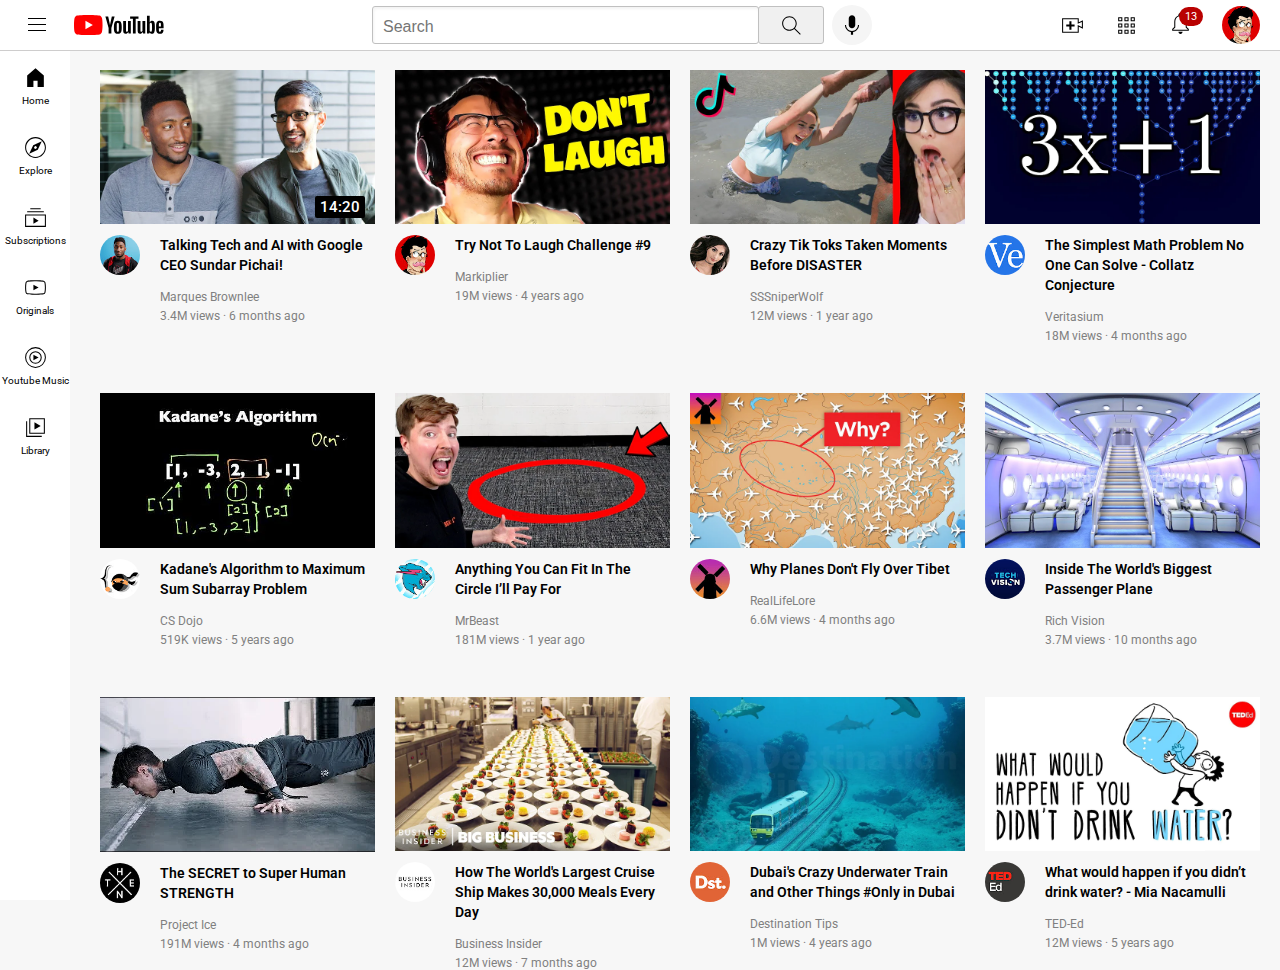
<file: index.html>
<!DOCTYPE html>
<html lang="en">


    <head>
        <meta charset="UTF-8">
        <title>Youtube by Project Ice</title>
        <link rel="preconnect" href="https://fonts.googleapis.com">
        <link rel="preconnect" href="https://fonts.gstatic.com" crossorigin>
        <link href="https://fonts.googleapis.com/css2?family=Roboto:wght@300;400;700;900&display=swap" rel="stylesheet">
        <link rel="stylesheet" href="main.css">
        <link rel="stylesheet" href="header.css">
        <link rel="stylesheet" href="general.css">

    </head>

    <body>
        <header>
            <div class="left-header">
                <img class="hamburger" src="icons/hamburger-menu.svg">
                <img class="ytlogo" src="icons/youtube-logo.svg" >
            </div>
            <div class="mid-header">
                <input class="searchbar"type="text" name="" id="" placeholder="Search">
                <button class="btnsearch"><img class="imgsearch" src="icons/search.svg" alt=""></button>
                <button class="btnmic"><img class="imgvoice"src="icons/voice-search-icon.svg" alt=""></button>
            </div>
           <div class="right-header">
                <img class="imgupload" src="icons/upload.svg">
                <img class="imgytapps" src="icons/youtube-apps.svg">
                <div class="notification-container">
                    <img class="imgnotifs" src="icons/notifications.svg">
                    <div class="notification-count">13</div>
                </div>
         
                <img class="imgowner" src="thumbnails/channel-2.jpeg">
           </div>
        </header>

        <nav class="navbar">
            <div class="sidebar">
                <div class="imgnavbar">
                    <img src="icons/home.svg" >
                    <div>Home</div>
                </div>
                <div class="imgnavbar">
                    <img src="icons/explore.svg" >
                    <div>Explore</div>
                </div>
                <div class="imgnavbar">
                    <img src="icons/subscriptions.svg" >
                    <div>Subscriptions</div>
                </div>
                <div class="imgnavbar">
                    <img src="icons/originals.svg" >
                    <div>Originals</div>
                </div>
                <div class="imgnavbar">
                    <img src="icons/youtube-music.svg" >
                    <div>Youtube Music</div>
                </div>
                <div class="imgnavbar">
                    <img src="icons/library.svg" >
                    <div>Library</div>
                </div>
                    
                </div>
            </div>
        </nav>
        <main>
            <div class="video-grid">
                <div class="thumbnail-row">
                    <img class="thumbnail" src="thumbnails/thumbnail-1.webp">
                    <div class="videotime">14:20</div>
                </div>
            
                <div class="video-info">
                    <div class="channel-pic">
                        <img class="profile-pic" src="thumbnails/channel-1.jpeg">
                    </div>
                    <div class="video-desc">
                        <div class="video-title">
                            <p>Talking Tech and AI with Google CEO Sundar Pichai!</p>
                        </div>
                        <div class="video-author">
                            <p>Marques Brownlee</p>
                        </div>
                        <div class="video-stats">
                            <p>3.4M views · 6 months ago</p>
                        </div>
                    </div>
                    
                </div>
            </div>
 <!--=============================================================================================-->
            <div class="video-grid">
                <div>
                    <img class="thumbnail" src="thumbnails/thumbnail-2.webp">
                </div>
            
                <div class="video-info">
                    <div class="channel-pic">
                        <img class="profile-pic" src="thumbnails/channel-2.jpeg">
                    </div>
                    <div class="video-desc">
                        <div class="video-title">
                            <p>Try Not To Laugh Challenge #9</p>
                        </div>
                        <div class="video-author">
                            <p>Markiplier</p>
                        </div>
                        <div class="video-stats">
                            <p>19M views · 4 years ago</p>
                        </div>
                    </div>  
                </div>
            </div>
<!--=============================================================================================-->
            <div class="video-grid">
                <div>
                    <img class="thumbnail" src="thumbnails/thumbnail-3.webp">
                </div>
            
                <div class="video-info">
                    <div class="channel-pic">
                        <img class="profile-pic" src="thumbnails/channel-3.jpeg">
                    </div>
                    <div class="video-desc">
                        <div class="video-title">
                            <p> Crazy Tik Toks Taken Moments Before DISASTER</p>
                        </div>
                        <div class="video-author">
                            <p>SSSniperWolf</p>
                        </div>
                        <div class="video-stats">
                            <p>12M views · 1 year ago</p>
                        </div>
                    </div>  
                </div>
            </div>
<!--=============================================================================================-->
            <div class="video-grid">
                <div>
                    <img class="thumbnail" src="thumbnails/thumbnail-4.webp">
                </div>
            
                <div class="video-info">
                    <div class="channel-pic">
                        <img class="profile-pic" src="thumbnails/channel-4.jpeg">
                    </div>
                    <div class="video-desc">
                        <div class="video-title">
                            <p>The Simplest Math Problem No One Can Solve - Collatz Conjecture</p>
                        </div>
                        <div class="video-author">
                            <p>Veritasium</p>
                        </div>
                        <div class="video-stats">
                            <p>18M views · 4 months ago</p>
                        </div>
                    </div>  
                </div>
            </div>
<!--=============================================================================================-->
            <div class="video-grid">
                <div>
                    <img class="thumbnail" src="thumbnails/thumbnail-5.webp">
                </div>
            
                <div class="video-info">
                    <div class="channel-pic">
                        <img class="profile-pic" src="thumbnails/channel-5.jpeg">
                    </div>
                    <div class="video-desc">
                        <div class="video-title">
                            <p>
                                Kadane's Algorithm to Maximum Sum Subarray Problem</p>
                        </div>
                        <div class="video-author">
                            <p>CS Dojo</p>
                        </div>
                        <div class="video-stats">
                            <p>519K views · 5 years ago</p>
                        </div>
                    </div>  
                </div>
            </div>
<!--=============================================================================================-->
            <div class="video-grid">
                <div>
                    <img class="thumbnail" src="thumbnails/thumbnail-6.webp">
                </div>
            
                <div class="video-info">
                    <div class="channel-pic">
                        <img class="profile-pic" src="thumbnails/channel-6.jpeg">
                    </div>
                    <div class="video-desc">
                        <div class="video-title">
                            <p>Anything You Can Fit In The Circle I’ll Pay For</p>
                        </div>
                        <div class="video-author">
                            <p>MrBeast</p>
                        </div>
                        <div class="video-stats">
                            <p>181M views · 1 year ago</p>
                        </div>
                    </div>  
                </div>
            </div>
<!--=============================================================================================-->
            <div class="video-grid">
                <div>
                    <img class="thumbnail" src="thumbnails/thumbnail-7.webp">
                </div>
            
                <div class="video-info">
                    <div class="channel-pic">
                        <img class="profile-pic" src="thumbnails/channel-7.jpeg">
                    </div>
                    <div class="video-desc">
                        <div class="video-title">
                            <p>Why Planes Don't Fly Over Tibet</p>
                        </div>
                        <div class="video-author">
                            <p>RealLifeLore</p>
                        </div>
                        <div class="video-stats">
                            <p>6.6M views · 4 months ago</p>
                        </div>
                    </div>  
                </div>
            </div>
<!--=============================================================================================-->
            <div class="video-grid">
                <div>
                    <img class="thumbnail" src="thumbnails/thumbnail-8.webp">
                </div>
            
                <div class="video-info">
                    <div class="channel-pic">
                        <img class="profile-pic" src="thumbnails/channel-8.jpeg">
                    </div>
                    <div class="video-desc">
                        <div class="video-title">
                            <p>Inside The World's Biggest Passenger Plane</p>
                        </div>
                        <div class="video-author">
                            <p>Rich Vision</p>
                        </div>
                        <div class="video-stats">
                            <p>3.7M views · 10 months ago</p>
                        </div>
                    </div>  
                </div>
            </div>
<!--=============================================================================================-->
            <div class="video-grid">
                <div>
                    <img class="thumbnail" src="thumbnails/thumbnail-9.webp">
                </div>
            
                <div class="video-info">
                    <div class="channel-pic">
                        <img class="profile-pic" src="thumbnails/channel-9.jpeg">
                    </div>
                    <div class="video-desc">
                        <div class="video-title">
                            <p>The SECRET to Super Human STRENGTH</p>
                        </div>
                        <div class="video-author">
                            <p>Project Ice</p>
                        </div>
                        <div class="video-stats">
                            <p>191M views · 4 months ago</p>
                        </div>
                    </div>  
                </div>
            </div>
<!--=============================================================================================-->
            <div class="video-grid">
                <div>
                    <img class="thumbnail" src="thumbnails/thumbnail-10.webp">
                </div>
            
                <div class="video-info">
                    <div class="channel-pic">
                        <img class="profile-pic" src="thumbnails/channel-10.jpeg">
                    </div>
                    <div class="video-desc">
                        <div class="video-title">
                            <p>
                                How The World's Largest Cruise Ship Makes 30,000 Meals Every Day</p>
                        </div>
                        <div class="video-author">
                            <p>Business Insider</p>
                        </div>
                        <div class="video-stats">
                            <p>12M views · 7 months ago</p>
                        </div>
                    </div>  
                </div>
            </div>
<!--=============================================================================================-->
            <div class="video-grid">
                <div>
                    <img class="thumbnail" src="thumbnails/thumbnail-11.webp">
                </div>
            
                <div class="video-info">
                    <div class="channel-pic">
                        <img class="profile-pic" src="thumbnails/channel-11.jpeg">
                    </div>
                    <div class="video-desc">
                        <div class="video-title">
                            <p>Dubai's Crazy Underwater Train and Other Things #Only in Dubai</p>
                        </div>
                        <div class="video-author">
                            <p>Destination Tips</p>
                        </div>
                        <div class="video-stats">
                            <p>1M views · 4 years ago</p>
                        </div>
                    </div>  
                </div>
            </div>
<!--=============================================================================================-->
            <div class="video-grid">
                <div>
                    <img class="thumbnail" src="thumbnails/thumbnail-12.webp">
                </div>
            
                <div class="video-info">
                    <div class="channel-pic">
                        <img class="profile-pic" src="thumbnails/channel-12.jpeg">
                    </div>
                    <div class="video-desc">
                        <div class="video-title">
                            <p>
                                What would happen if you didn’t drink water? - Mia Nacamulli</p>
                        </div>
                        <div class="video-author">
                            <p>TED-Ed</p>
                        </div>
                        <div class="video-stats">
                            <p>12M views · 5 years ago</p>
                        </div>
                    </div>  
                </div>
            </div>

         </main>
    </body>

</html>
</file>
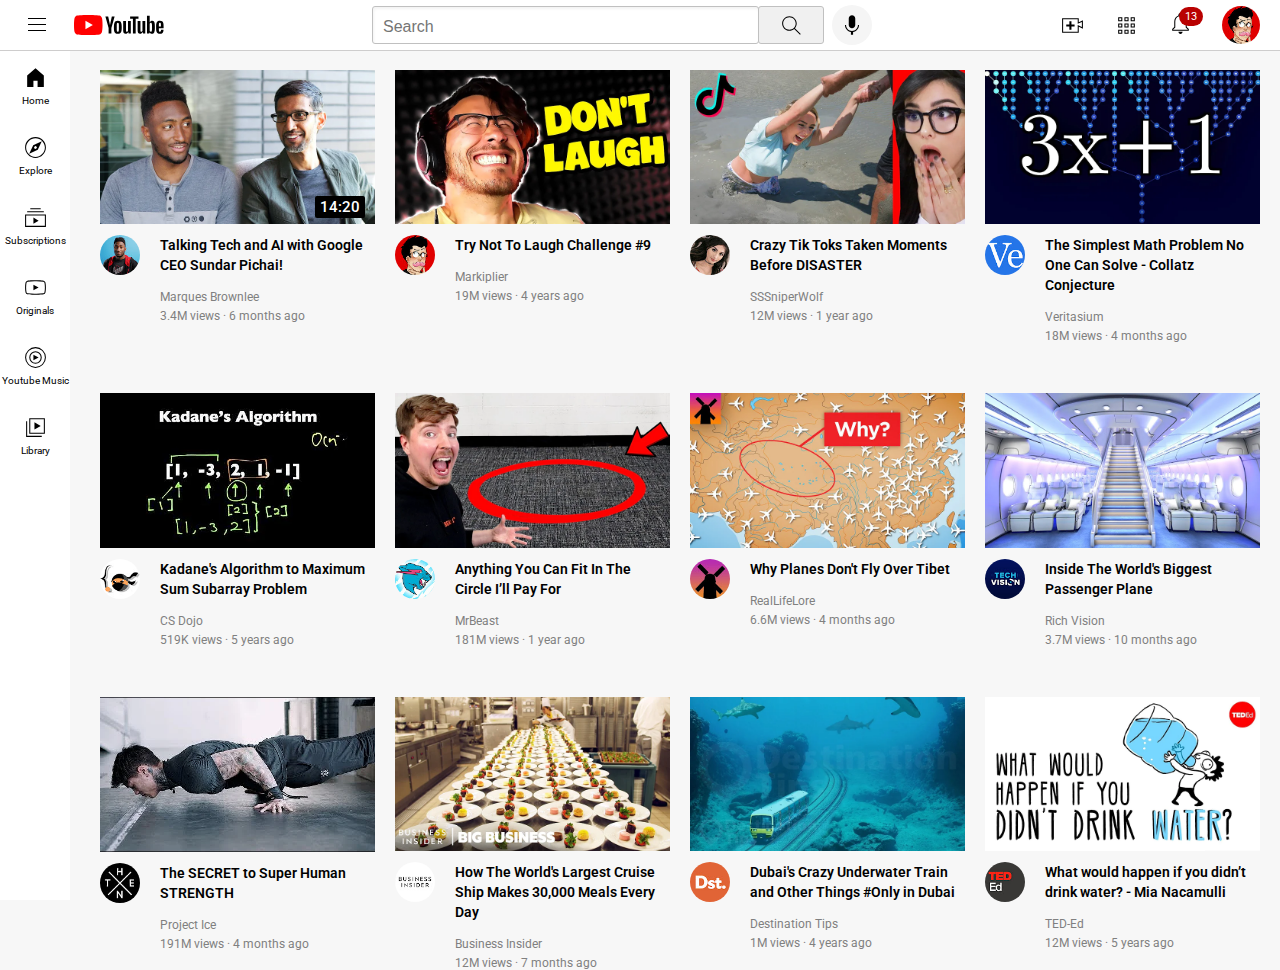
<file: youtube.html>
<!DOCTYPE html>
<html lang="en">


    <head>
        <meta charset="UTF-8">
        <title>Youtube by Project Ice</title>
        <link rel="preconnect" href="https://fonts.googleapis.com">
        <link rel="preconnect" href="https://fonts.gstatic.com" crossorigin>
        <link href="https://fonts.googleapis.com/css2?family=Roboto:wght@300;400;700;900&display=swap" rel="stylesheet">
        <link rel="stylesheet" href="main.css">
        <link rel="stylesheet" href="header.css">
        <link rel="stylesheet" href="general.css">

    </head>

    <body>
        <header>
            <div class="left-header">
                <img class="hamburger" src="icons/hamburger-menu.svg">
                <img class="ytlogo" src="icons/youtube-logo.svg" >
            </div>
            <div class="mid-header">
                <input class="searchbar"type="text" name="" id="" placeholder="Search">
                <button class="btnsearch"><img class="imgsearch" src="icons/search.svg" alt=""></button>
                <button class="btnmic"><img class="imgvoice"src="icons/voice-search-icon.svg" alt=""></button>
            </div>
           <div class="right-header">
                <img class="imgupload" src="icons/upload.svg">
                <img class="imgytapps" src="icons/youtube-apps.svg">
                <div class="notification-container">
                    <img class="imgnotifs" src="icons/notifications.svg">
                    <div class="notification-count">13</div>
                </div>
         
                <img class="imgowner" src="thumbnails/channel-2.jpeg">
           </div>
        </header>

        <nav class="navbar">
            <div class="sidebar">
                <div class="imgnavbar">
                    <img src="icons/home.svg" >
                    <div>Home</div>
                </div>
                <div class="imgnavbar">
                    <img src="icons/explore.svg" >
                    <div>Explore</div>
                </div>
                <div class="imgnavbar">
                    <img src="icons/subscriptions.svg" >
                    <div>Subscriptions</div>
                </div>
                <div class="imgnavbar">
                    <img src="icons/originals.svg" >
                    <div>Originals</div>
                </div>
                <div class="imgnavbar">
                    <img src="icons/youtube-music.svg" >
                    <div>Youtube Music</div>
                </div>
                <div class="imgnavbar">
                    <img src="icons/library.svg" >
                    <div>Library</div>
                </div>
                    
                </div>
            </div>
        </nav>
        <main>
            <div class="video-grid">
                <div class="thumbnail-row">
                    <img class="thumbnail" src="thumbnails/thumbnail-1.webp">
                    <div class="videotime">14:20</div>
                </div>
            
                <div class="video-info">
                    <div class="channel-pic">
                        <img class="profile-pic" src="thumbnails/channel-1.jpeg">
                    </div>
                    <div class="video-desc">
                        <div class="video-title">
                            <p>Talking Tech and AI with Google CEO Sundar Pichai!</p>
                        </div>
                        <div class="video-author">
                            <p>Marques Brownlee</p>
                        </div>
                        <div class="video-stats">
                            <p>3.4M views · 6 months ago</p>
                        </div>
                    </div>
                    
                </div>
            </div>
 <!--=============================================================================================-->
            <div class="video-grid">
                <div>
                    <img class="thumbnail" src="thumbnails/thumbnail-2.webp">
                </div>
            
                <div class="video-info">
                    <div class="channel-pic">
                        <img class="profile-pic" src="thumbnails/channel-2.jpeg">
                    </div>
                    <div class="video-desc">
                        <div class="video-title">
                            <p>Try Not To Laugh Challenge #9</p>
                        </div>
                        <div class="video-author">
                            <p>Markiplier</p>
                        </div>
                        <div class="video-stats">
                            <p>19M views · 4 years ago</p>
                        </div>
                    </div>  
                </div>
            </div>
<!--=============================================================================================-->
            <div class="video-grid">
                <div>
                    <img class="thumbnail" src="thumbnails/thumbnail-3.webp">
                </div>
            
                <div class="video-info">
                    <div class="channel-pic">
                        <img class="profile-pic" src="thumbnails/channel-3.jpeg">
                    </div>
                    <div class="video-desc">
                        <div class="video-title">
                            <p> Crazy Tik Toks Taken Moments Before DISASTER</p>
                        </div>
                        <div class="video-author">
                            <p>SSSniperWolf</p>
                        </div>
                        <div class="video-stats">
                            <p>12M views · 1 year ago</p>
                        </div>
                    </div>  
                </div>
            </div>
<!--=============================================================================================-->
            <div class="video-grid">
                <div>
                    <img class="thumbnail" src="thumbnails/thumbnail-4.webp">
                </div>
            
                <div class="video-info">
                    <div class="channel-pic">
                        <img class="profile-pic" src="thumbnails/channel-4.jpeg">
                    </div>
                    <div class="video-desc">
                        <div class="video-title">
                            <p>The Simplest Math Problem No One Can Solve - Collatz Conjecture</p>
                        </div>
                        <div class="video-author">
                            <p>Veritasium</p>
                        </div>
                        <div class="video-stats">
                            <p>18M views · 4 months ago</p>
                        </div>
                    </div>  
                </div>
            </div>
<!--=============================================================================================-->
            <div class="video-grid">
                <div>
                    <img class="thumbnail" src="thumbnails/thumbnail-5.webp">
                </div>
            
                <div class="video-info">
                    <div class="channel-pic">
                        <img class="profile-pic" src="thumbnails/channel-5.jpeg">
                    </div>
                    <div class="video-desc">
                        <div class="video-title">
                            <p>
                                Kadane's Algorithm to Maximum Sum Subarray Problem</p>
                        </div>
                        <div class="video-author">
                            <p>CS Dojo</p>
                        </div>
                        <div class="video-stats">
                            <p>519K views · 5 years ago</p>
                        </div>
                    </div>  
                </div>
            </div>
<!--=============================================================================================-->
            <div class="video-grid">
                <div>
                    <img class="thumbnail" src="thumbnails/thumbnail-6.webp">
                </div>
            
                <div class="video-info">
                    <div class="channel-pic">
                        <img class="profile-pic" src="thumbnails/channel-6.jpeg">
                    </div>
                    <div class="video-desc">
                        <div class="video-title">
                            <p>Anything You Can Fit In The Circle I’ll Pay For</p>
                        </div>
                        <div class="video-author">
                            <p>MrBeast</p>
                        </div>
                        <div class="video-stats">
                            <p>181M views · 1 year ago</p>
                        </div>
                    </div>  
                </div>
            </div>
<!--=============================================================================================-->
            <div class="video-grid">
                <div>
                    <img class="thumbnail" src="thumbnails/thumbnail-7.webp">
                </div>
            
                <div class="video-info">
                    <div class="channel-pic">
                        <img class="profile-pic" src="thumbnails/channel-7.jpeg">
                    </div>
                    <div class="video-desc">
                        <div class="video-title">
                            <p>Why Planes Don't Fly Over Tibet</p>
                        </div>
                        <div class="video-author">
                            <p>RealLifeLore</p>
                        </div>
                        <div class="video-stats">
                            <p>6.6M views · 4 months ago</p>
                        </div>
                    </div>  
                </div>
            </div>
<!--=============================================================================================-->
            <div class="video-grid">
                <div>
                    <img class="thumbnail" src="thumbnails/thumbnail-8.webp">
                </div>
            
                <div class="video-info">
                    <div class="channel-pic">
                        <img class="profile-pic" src="thumbnails/channel-8.jpeg">
                    </div>
                    <div class="video-desc">
                        <div class="video-title">
                            <p>Inside The World's Biggest Passenger Plane</p>
                        </div>
                        <div class="video-author">
                            <p>Rich Vision</p>
                        </div>
                        <div class="video-stats">
                            <p>3.7M views · 10 months ago</p>
                        </div>
                    </div>  
                </div>
            </div>
<!--=============================================================================================-->
            <div class="video-grid">
                <div>
                    <img class="thumbnail" src="thumbnails/thumbnail-9.webp">
                </div>
            
                <div class="video-info">
                    <div class="channel-pic">
                        <img class="profile-pic" src="thumbnails/channel-9.jpeg">
                    </div>
                    <div class="video-desc">
                        <div class="video-title">
                            <p>The SECRET to Super Human STRENGTH</p>
                        </div>
                        <div class="video-author">
                            <p>Project Ice</p>
                        </div>
                        <div class="video-stats">
                            <p>191M views · 4 months ago</p>
                        </div>
                    </div>  
                </div>
            </div>
<!--=============================================================================================-->
            <div class="video-grid">
                <div>
                    <img class="thumbnail" src="thumbnails/thumbnail-10.webp">
                </div>
            
                <div class="video-info">
                    <div class="channel-pic">
                        <img class="profile-pic" src="thumbnails/channel-10.jpeg">
                    </div>
                    <div class="video-desc">
                        <div class="video-title">
                            <p>
                                How The World's Largest Cruise Ship Makes 30,000 Meals Every Day</p>
                        </div>
                        <div class="video-author">
                            <p>Business Insider</p>
                        </div>
                        <div class="video-stats">
                            <p>12M views · 7 months ago</p>
                        </div>
                    </div>  
                </div>
            </div>
<!--=============================================================================================-->
            <div class="video-grid">
                <div>
                    <img class="thumbnail" src="thumbnails/thumbnail-11.webp">
                </div>
            
                <div class="video-info">
                    <div class="channel-pic">
                        <img class="profile-pic" src="thumbnails/channel-11.jpeg">
                    </div>
                    <div class="video-desc">
                        <div class="video-title">
                            <p>Dubai's Crazy Underwater Train and Other Things #Only in Dubai</p>
                        </div>
                        <div class="video-author">
                            <p>Destination Tips</p>
                        </div>
                        <div class="video-stats">
                            <p>1M views · 4 years ago</p>
                        </div>
                    </div>  
                </div>
            </div>
<!--=============================================================================================-->
            <div class="video-grid">
                <div>
                    <img class="thumbnail" src="thumbnails/thumbnail-12.webp">
                </div>
            
                <div class="video-info">
                    <div class="channel-pic">
                        <img class="profile-pic" src="thumbnails/channel-12.jpeg">
                    </div>
                    <div class="video-desc">
                        <div class="video-title">
                            <p>
                                What would happen if you didn’t drink water? - Mia Nacamulli</p>
                        </div>
                        <div class="video-author">
                            <p>TED-Ed</p>
                        </div>
                        <div class="video-stats">
                            <p>12M views · 5 years ago</p>
                        </div>
                    </div>  
                </div>
            </div>

         </main>
    </body>

</html>
</file>
<file: main.css>
.thumbnail{
    width: 100%;
}

.video-info{
    margin-top: 7px;
    display: grid;
    grid-template-columns: 60px 1fr;
}

.profile-pic{
    width: 40px;
    border-radius: 50px;
}

.video-title{
    font-size: 14px ;
    font-weight: 600;
    margin: 0px;
    line-height: 20px;
}
.video-author{
    font-size: 12px;
    color: grey;
    margin-top: 15px;
}
.video-stats{
    font-size: 12px;
    color: grey;
    margin-top: 5px;
}
.sidebar{

    position: fixed;
    width: 70px ;
    left: 0px;
    bottom: 0px;;
    top: 50px;
    background-color: rgb(255, 255, 255);
}
.imgnavbar{
    height: 70px;
    display: flex;
    justify-content: center;
    align-items: center;
    flex-direction: column;
}
.imgnavbar:hover{
    background-color: rgb(235, 235, 235);
}
.imgnavbar img{
    height: 25px;
}
.imgnavbar div{
    font-size: 10px;
    margin-top: 5px;
}
.thumbnail-row{
    position: relative;
}
.videotime{
    padding: 2px 5px;
    font-size: 15px;
    font-weight: 500;
    background-color: black;
    border-radius: 2px;
    color: white;
    position:absolute;
    bottom: 10px;
    right: 10px;
}
</file>
<file: header.css>
header{
    display: flex;
    flex-direction: row;
    height: 50px;
    margin-bottom: 10px;
    justify-content: space-between;
    position: fixed;
    width: 100%;
    background-color: rgb(255, 255, 255);
    border-bottom-width: 1px;
    border-bottom-style: solid;
    border-color: rgb(206, 205, 205);
    z-index: 100;
}
button{
    cursor: pointer;
}
img{
    cursor:pointer;
}
.left-header{
    display: flex;
    align-items: center;
}

.hamburger{
    width: 24px;
    margin: 10px 25px;
}
.ytlogo{
    width: 90px;
}

.mid-header{
    flex: 1;
    margin-left: 50px;
    margin-right: 30px;
    max-width: 500px;
    display: flex;
    align-items: center;
}

.searchbar{
    height: 30px;
    font-size: 16px;
    border-style: solid;
    border-color: rgb(192,192,192);
    padding-top: 5px;
    padding-left: 10px;
    flex:1;
    border-radius: 3px;
    border-width: 1px;
    box-shadow: inset 1px 2px 3px rgba(0,0,0,0.05);
    width: 0;
}
.btnsearch{
    height: 38px;
    width: 66px;
    background-color: rgb(240,240,240);
    border-style: solid;
    border-radius: 3px;
    border-width: 1px;
    border-color: rgb(192,192,192);
    margin-left: -1px;
    margin-right: 8px;
}
.imgsearch{
    height: 25px;
    margin-top: 3px;
}
.btnmic{
    height: 40px;
    width: 40px;
    padding: 5px;
    border-radius: 50px;
    background-color: rgb(245, 245, 245);
    border-color: transparent;
}

.right-header{
    width: 200px;
    display: flex;
    align-items: center;
    justify-content: space-between;
    margin-right: 20px;
    flex-shrink: 0;
}
.imgupload{
    height: 25px;
  
}

.imgytapps{
    height: 25px;
}

.imgnotifs{
    height: 25px;
}
.notification-container{
    position: relative;
}
.notification-count{
    position: absolute;
    font-size:11px;
    top: -4px;
    right: -10px;
    background-color: rgb(185, 1, 1);
    color: white;
    border-radius: 50px;
    padding: 3px 6px;
}

.imgowner{
    height: 38px;
    border-radius: 50px;
}
</file>
<file: general.css>
body{
    font-family: Roboto;
    margin: 0px;
    background-color: rgb(247, 247, 247);
}

p{
    margin: 0px;
}
main{
    display: grid;
    grid-template-columns: 1fr 1fr 1fr;
    column-gap: 20px;
    row-gap: 50px;
    padding-top: 70px;
    margin-left: 100px;
    margin-right: 20px;
}

@media (max-width: 800px){

    main{
        grid-template-columns: 1fr 1fr;
    }
}

@media (min-width: 1100px){

    main{
        grid-template-columns: 1fr 1fr 1fr 1fr;
    }
}
</file>
